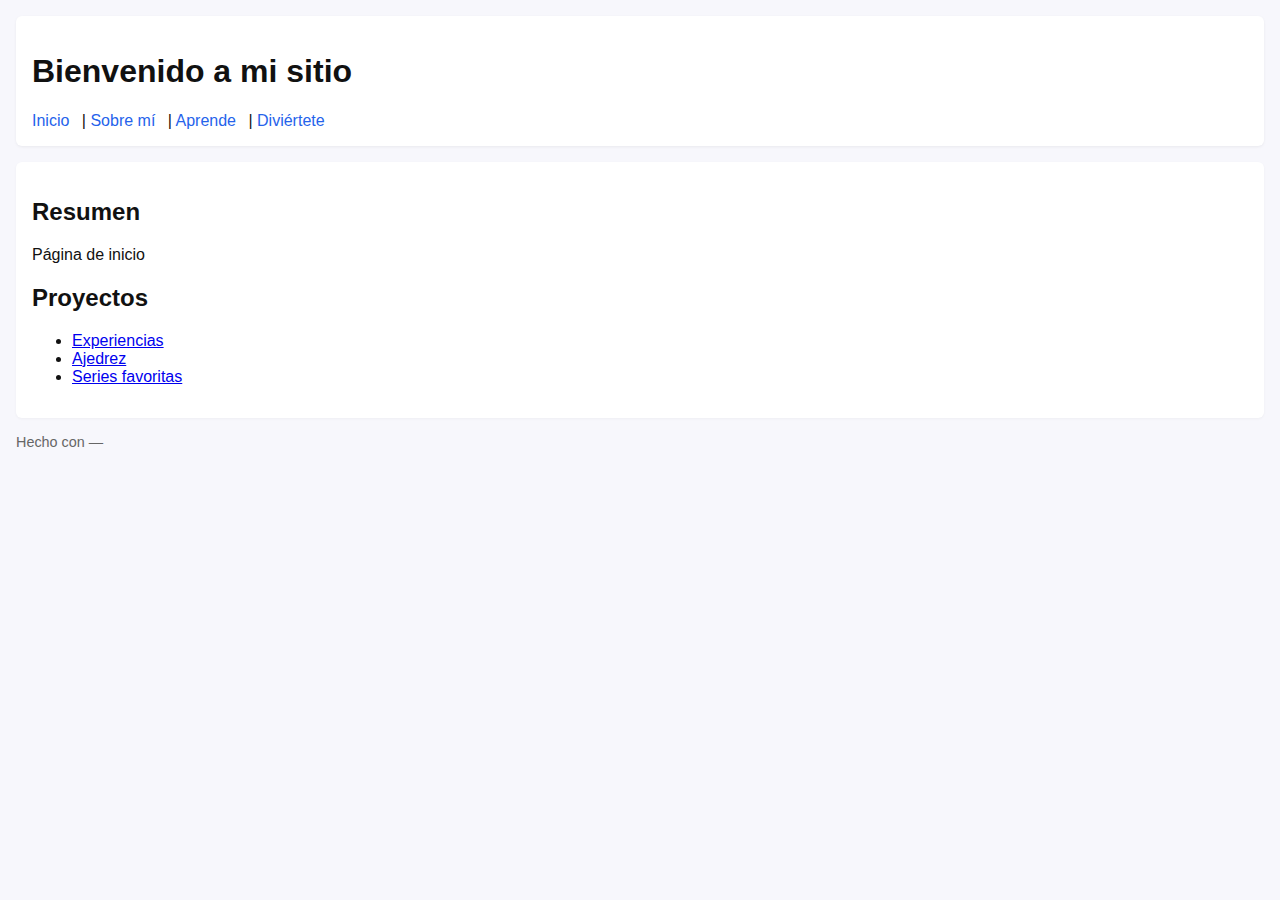
<file: index.html>
<!doctype html>
<html lang="es">
	<head>
		<meta charset="utf-8">
		<meta name="viewport" content="width=device-width,initial-scale=1">
		<title>Mi sitio - Inicio</title>
		<link rel="stylesheet" href="styles/styles.css">
	</head>
	<body>
		<header>
			<h1>Bienvenido a mi sitio</h1>
			<nav>
				<a href="index.html">Inicio</a> |
				<a href="sobreMi/pasatiempos.html">Sobre mí</a> |
				<a href="aprendeAlgo/piano.html">Aprende</a> |
				<a href="diviertete/musica.html">Diviértete</a>
			</nav>
		</header>
		<main>
			<section>
				<h2>Resumen</h2>
				<p>Página de inicio</p>
			</section>

			<section>
				<h2>Proyectos</h2>
				<ul>
					<li><a href="sobreMi/experiencias.html">Experiencias</a></li>
					<li><a href="aprendeAlgo/ajedrez.html">Ajedrez</a></li>
					<li><a href="diviertete/series.html">Series favoritas</a></li>
				</ul>
			</section>
		</main>
		<footer>
			<p>Hecho con  — </p>
		</footer>
	</body>
</html>
</file>
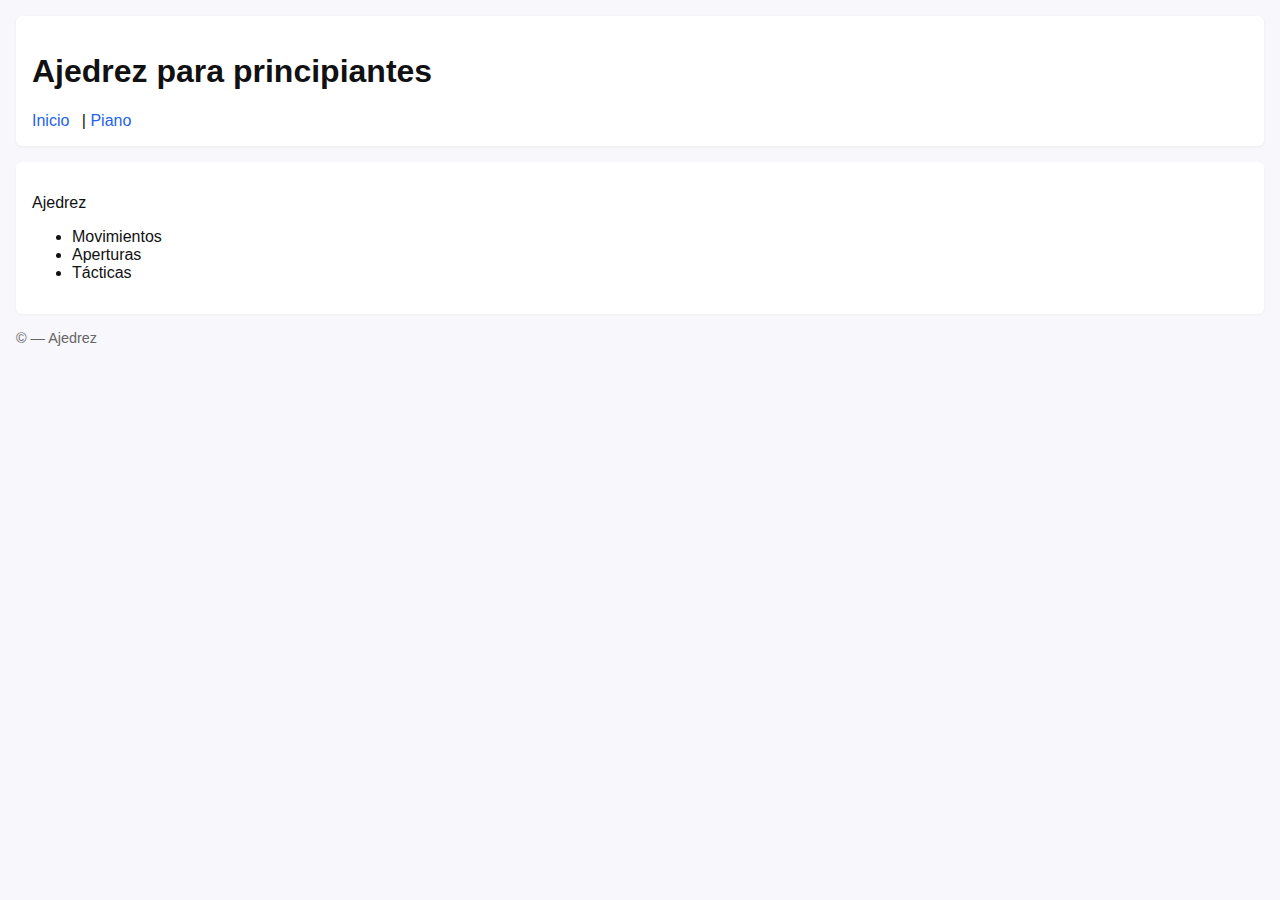
<file: aprendeAlgo/ajedrez.html>
<!doctype html>
<html lang="es">
	<head>
		<meta charset="utf-8">
		<meta name="viewport" content="width=device-width,initial-scale=1">
		<title>Aprende Ajedrez</title>
		<link rel="stylesheet" href="../styles/styles.css">
	</head>
	<body>
		<header>
			<h1>Ajedrez para principiantes</h1>
			<nav>
				<a href="../index.html">Inicio</a> |
				<a href="piano.html">Piano</a>
			</nav>
		</header>
		<main>
			<p>Ajedrez</p>
			<ul>
				<li>Movimientos</li>
				<li>Aperturas</li>
				<li>Tácticas</li>
			</ul>
		</main>
		<footer>
			<p>© — Ajedrez</p>
		</footer>
	</body>
</html>
</file>
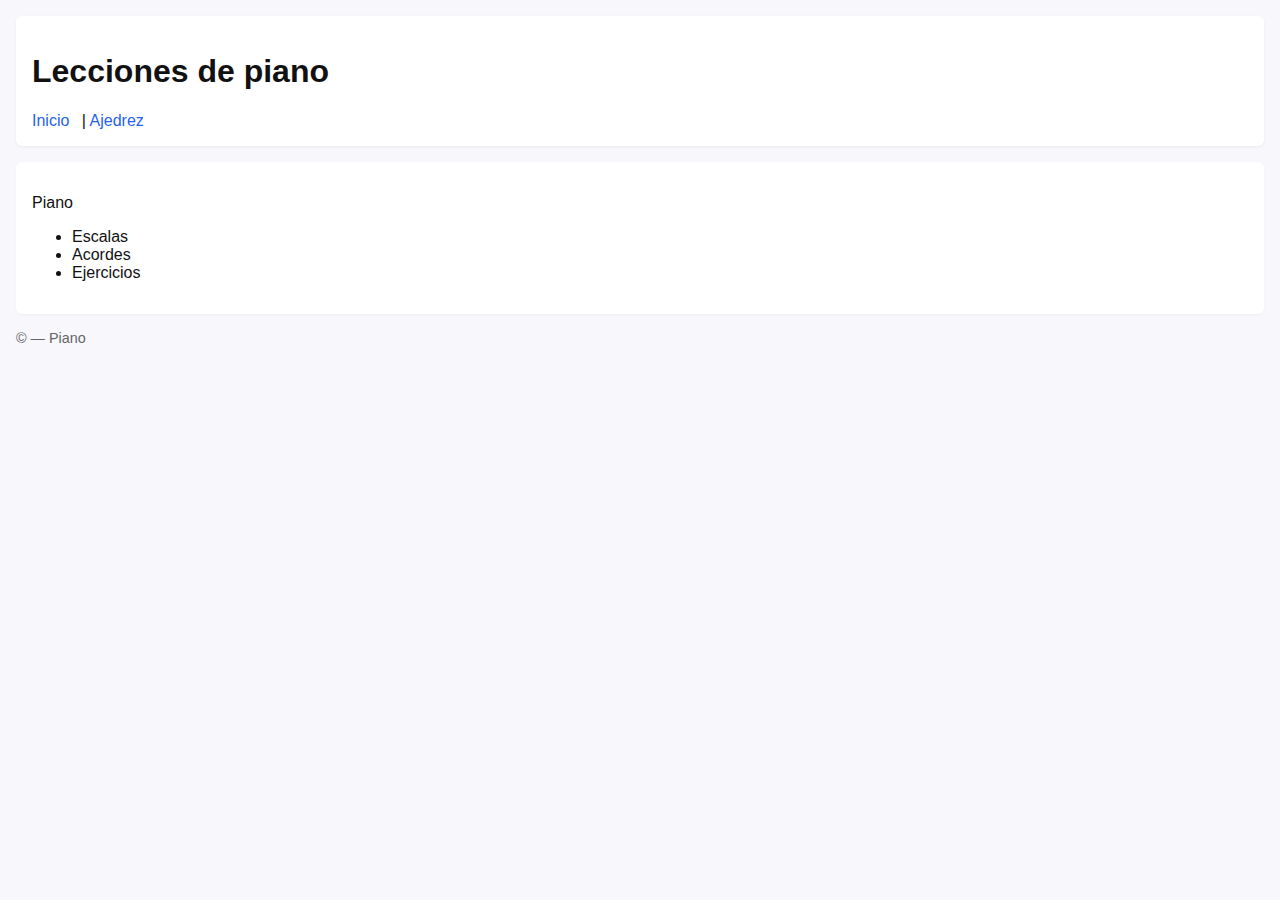
<file: aprendeAlgo/piano.html>
<!doctype html>
<html lang="es">
	<head>
		<meta charset="utf-8">
		<meta name="viewport" content="width=device-width,initial-scale=1">
		<title>Aprende Piano</title>
		<link rel="stylesheet" href="../styles/styles.css">
	</head>
	<body>
		<header>
			<h1>Lecciones de piano</h1>
			<nav>
				<a href="../index.html">Inicio</a> |
				<a href="ajedrez.html">Ajedrez</a>
			</nav>
		</header>
		<main>
			<p>Piano</p>
			<ul>
				<li>Escalas</li>
				<li>Acordes</li>
				<li>Ejercicios</li>
			</ul>
		</main>
		<footer>
			<p>© — Piano</p>
		</footer>
	</body>
</html>
</file>
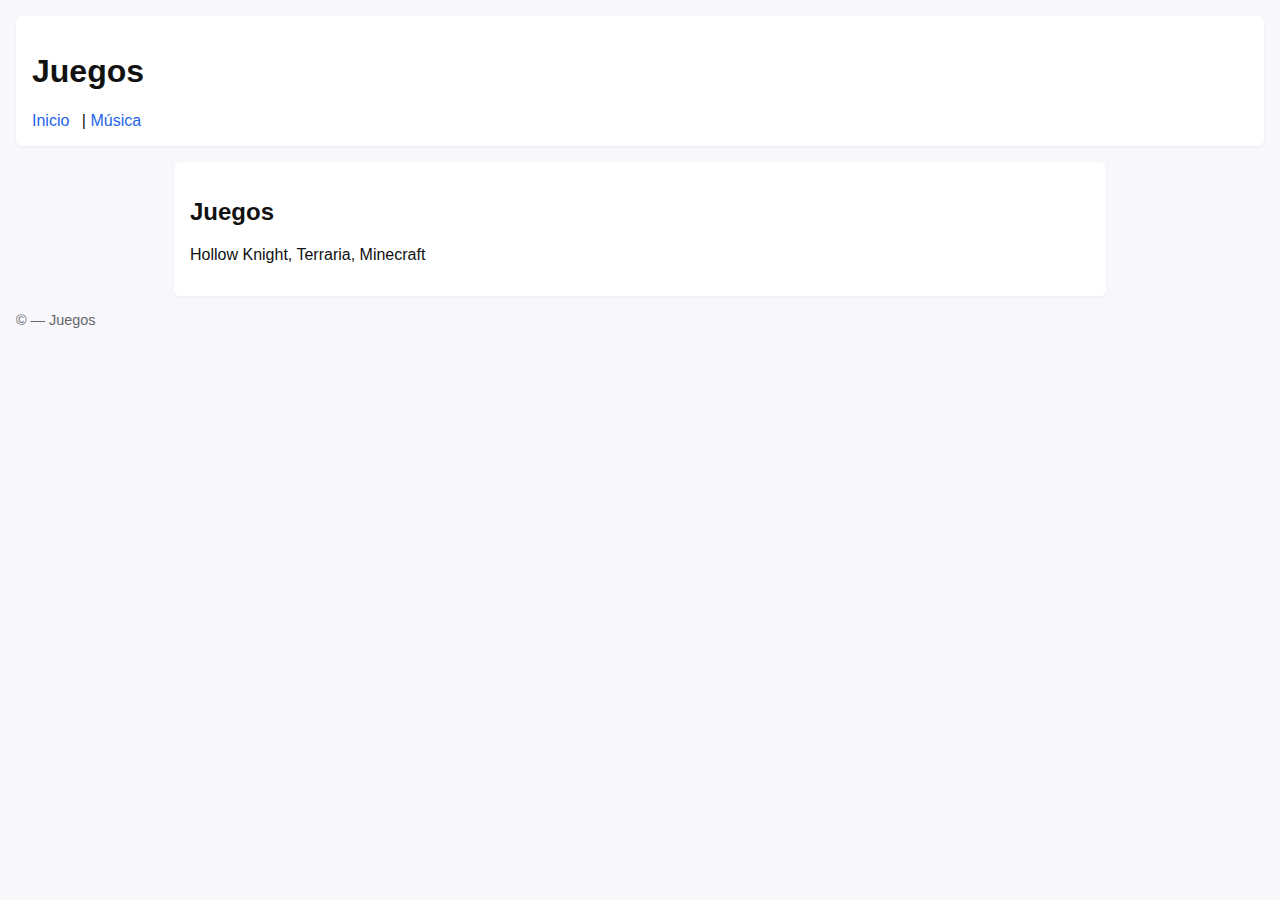
<file: diviertete/juegos.html>
<!doctype html>
<html lang="es">
	<head>
		<meta charset="utf-8">
		<meta name="viewport" content="width=device-width,initial-scale=1">
		<title>Juegos</title>
		<link rel="stylesheet" href="../styles/styles.css">
	</head>
	<body>
		<header>
			<h1>Juegos</h1>
			<nav>
				<a href="../index.html">Inicio</a> |
				<a href="musica.html">Música</a>
			</nav>
		</header>
		<main class="container">
			<section aria-labelledby="intro">
				<h2 id="intro">Juegos</h2>
				<p>Hollow Knight, Terraria, Minecraft</p>
			</section>
		</main>
		<footer>
			<p>© — Juegos</p>
		</footer>
	</body>
</html>
</file>
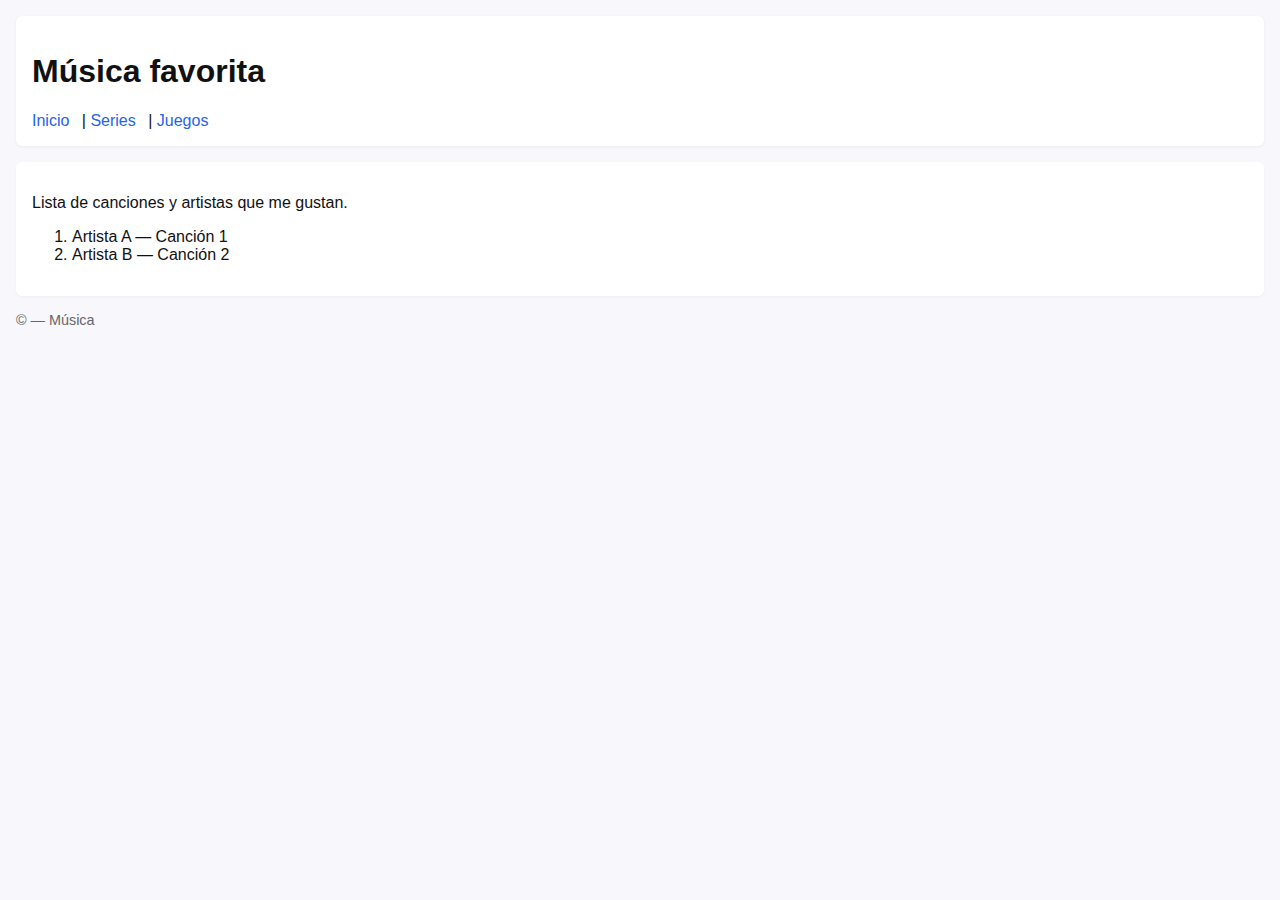
<file: diviertete/musica.html>
<!doctype html>
<html lang="es">
	<head>
		<meta charset="utf-8">
		<meta name="viewport" content="width=device-width,initial-scale=1">
		<title>Música</title>
		<link rel="stylesheet" href="../styles/styles.css">
	</head>
	<body>
		<header>
			<h1>Música favorita</h1>
			<nav>
				<a href="../index.html">Inicio</a> |
				<a href="series.html">Series</a> |
				<a href="juegos.html">Juegos</a>
			</nav>
		</header>
		<main>
			<p>Lista de canciones y artistas que me gustan.</p>
			<ol>
				<li>Artista A — Canción 1</li>
				<li>Artista B — Canción 2</li>
			</ol>
		</main>
		<footer>
			<p>© — Música</p>
		</footer>
	</body>
</html>
</file>
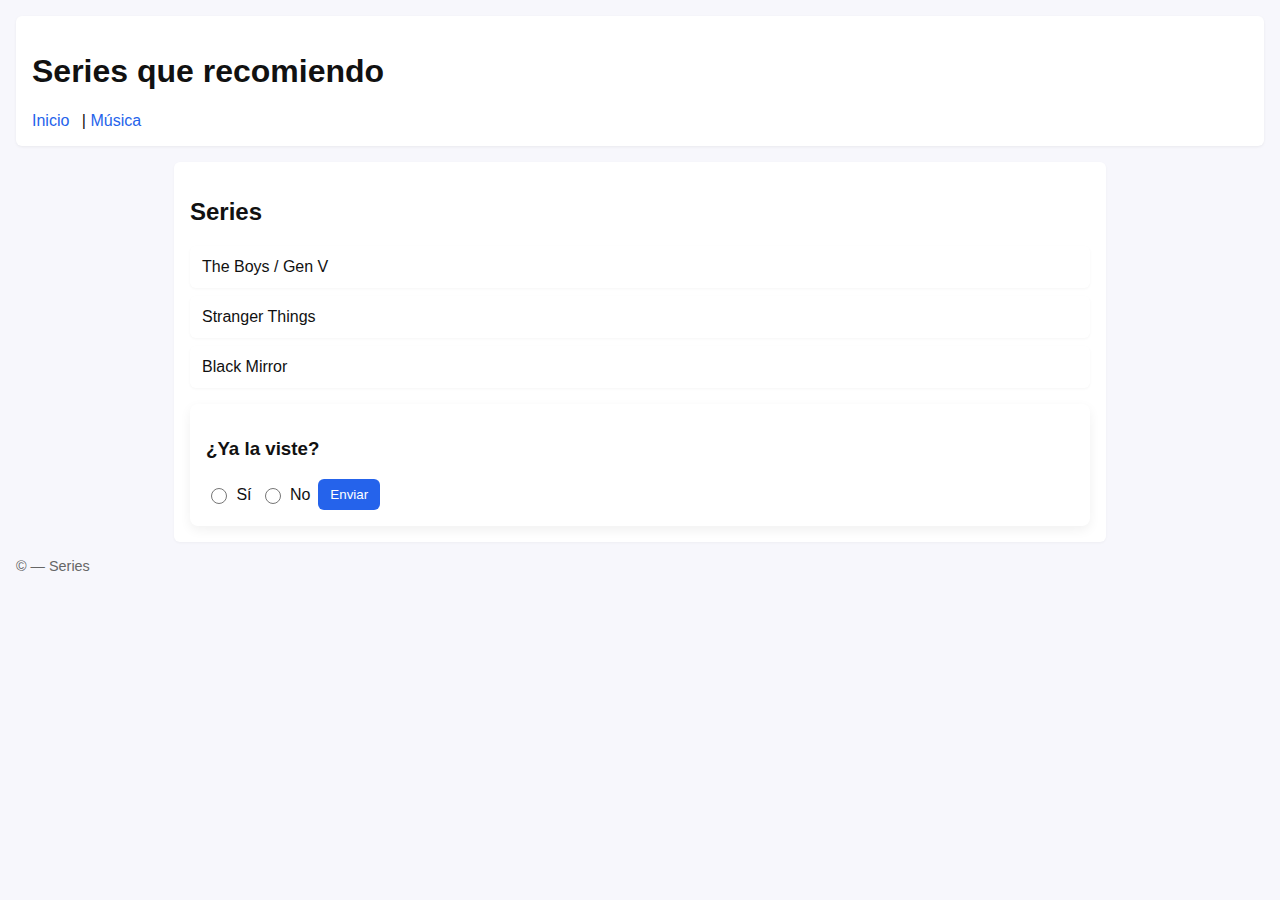
<file: diviertete/series.html>
<!doctype html>
<html lang="es">
	<head>
		<meta charset="utf-8">
		<meta name="viewport" content="width=device-width,initial-scale=1">
		<title>Series favoritas</title>
		<link rel="stylesheet" href="../styles/styles.css">
	</head>
	<body>
		<header>
			<h1>Series que recomiendo</h1>
			<nav>
				<a href="../index.html">Inicio</a> |
				<a href="musica.html">Música</a>
			</nav>
		</header>
		<main class="container">
			<section aria-labelledby="series-list">
				<h2 id="series-list">Series</h2>
				<ul class="series-list">
					<li>The Boys / Gen V</li>
					<li>Stranger Things</li>
					<li>Black Mirror</li>
				</ul>
			</section>

			<section class="watch-card" aria-labelledby="saw-question">
				<h3 id="saw-question">¿Ya la viste?</h3>
				<form class="saw-form" onsubmit="event.preventDefault(); alert('Gracias por responder!');">
					<label>
						<input type="radio" name="seen" value="sí"> Sí
					</label>
					<label>
						<input type="radio" name="seen" value="no"> No
					</label>
					<button type="submit">Enviar</button>
				</form>
			</section>
		</main>
		<footer>
			<p>© — Series</p>
		</footer>
	</body>
</html>
</file>
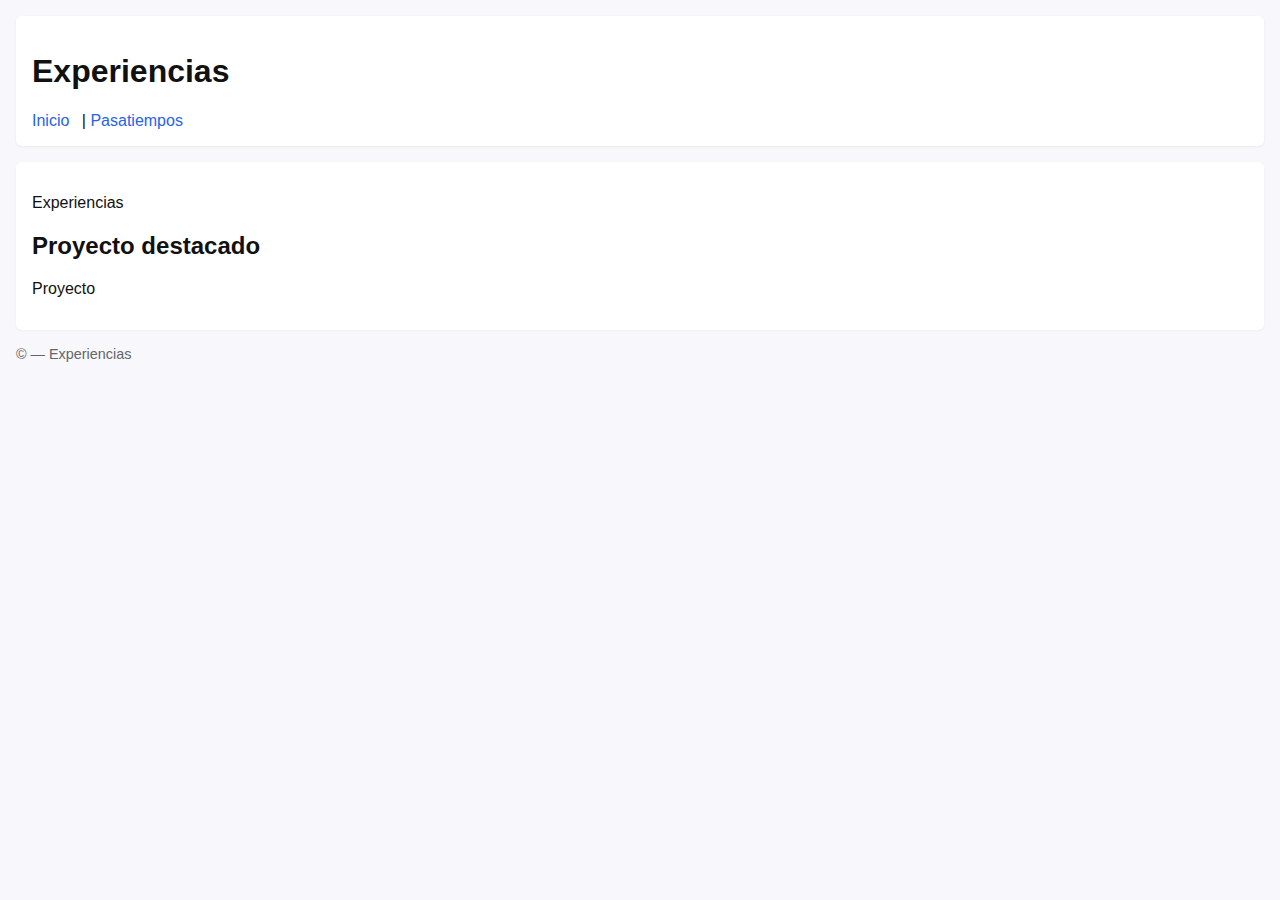
<file: sobreMi/experiencias.html>
<!doctype html>
<html lang="es">
	<head>
		<meta charset="utf-8">
		<meta name="viewport" content="width=device-width,initial-scale=1">
		<title>Sobre mí - Experiencias</title>
		<link rel="stylesheet" href="../styles/styles.css">
	</head>
	<body>
		<header>
			<h1>Experiencias</h1>
			<nav>
				<a href="../index.html">Inicio</a> |
				<a href="pasatiempos.html">Pasatiempos</a>
			</nav>
		</header>
		<main>
			<p>Experiencias</p>
			<article>
				<h2>Proyecto destacado</h2>
				<p>Proyecto</p>
			</article>
		</main>
		<footer>
			<p>© — Experiencias</p>
		</footer>
	</body>
	</html>
</file>
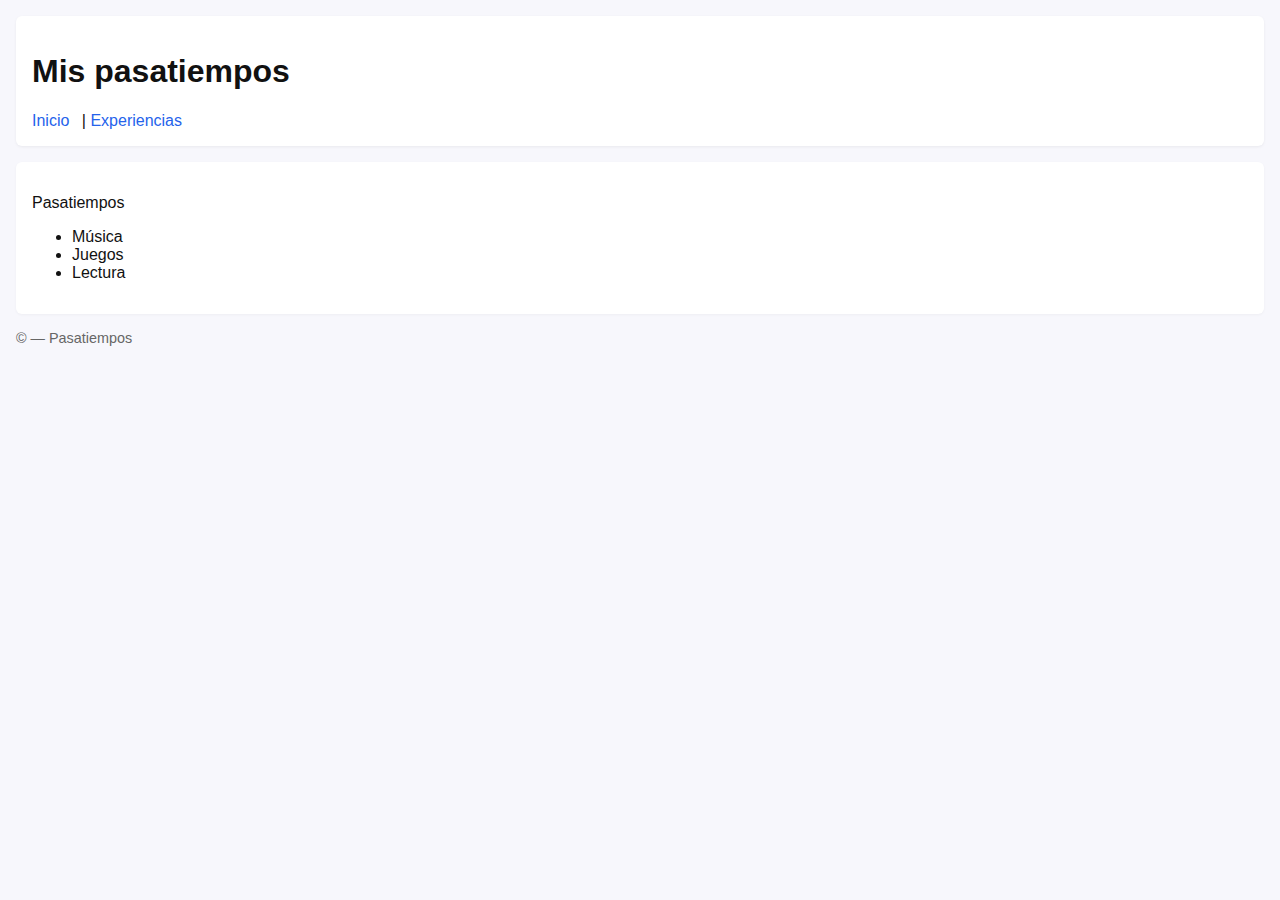
<file: sobreMi/pasatiempos.html>
<!doctype html>
<html lang="es">
	<head>
		<meta charset="utf-8">
		<meta name="viewport" content="width=device-width,initial-scale=1">
		<title>Sobre mí - Pasatiempos</title>
		<link rel="stylesheet" href="../styles/styles.css">
	</head>
	<body>
		<header>
			<h1>Mis pasatiempos</h1>
			<nav>
				<a href="../index.html">Inicio</a> |
				<a href="experiencias.html">Experiencias</a>
			</nav>
		</header>
		<main>
			<p>Pasatiempos</p>
			<ul>
				<li>Música</li>
				<li>Juegos</li>
				<li>Lectura</li>
			</ul>
		</main>
		<footer>
			<p>© — Pasatiempos</p>
		</footer>
	</body>
</html>
</file>
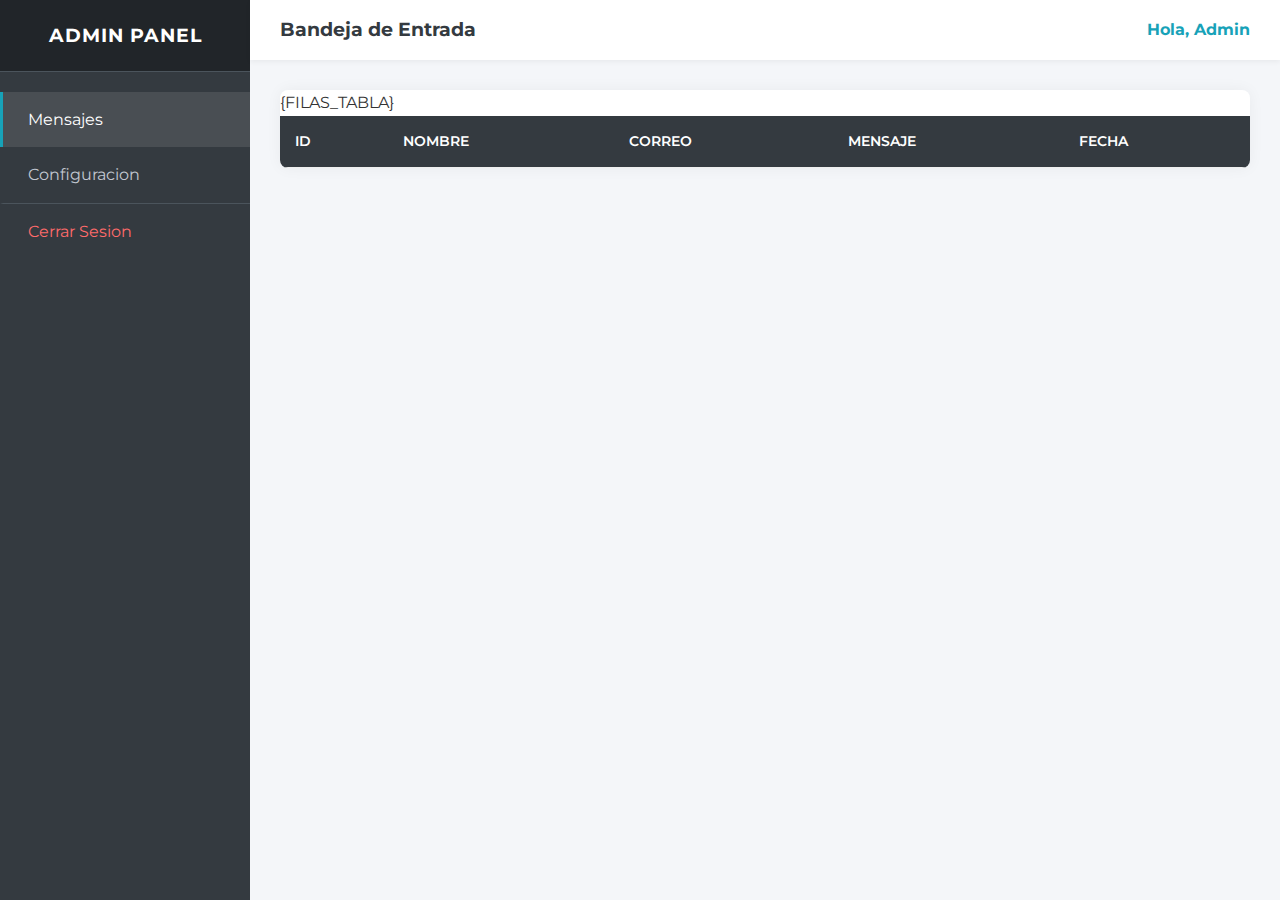
<file: templates/admin.html>
<!doctype html>
<html lang="es">
    <head>
        <meta charset="utf-8">
        <meta name="viewport" content="width=device-width,initial-scale=1">
        <title>Panel de Administracion</title>
        
        <link rel="stylesheet" href="/assets/css/main.css">
        <link rel="stylesheet" href="/assets/css/admin.css">
    </head>
    
    <body>
        <div class="admin-layout">
            
            <aside class="sidebar">
                <div class="sidebar-header">
                    <h2>Admin Panel</h2>
                </div>
                
                <nav class="sidebar-nav">
                    <a href="#" class="nav-item active">Mensajes</a>
                    <a href="#" class="nav-item">Configuracion</a>
                    <a href="/" class="nav-item logout">Cerrar Sesion</a>
                </nav>
            </aside>

            <main class="main-content">
                <header class="top-bar">
                    <h3>Bandeja de Entrada</h3>
                    <div class="user-info">Hola, Admin</div>
                </header>

                <div class="content-container">
                    
                    <div class="table-wrapper">
                        <table class="data-table">
                           <thead>
                                <tr>
                                    <th>ID</th>
                                    <th>Nombre</th>
                                    <th>Correo</th>
                                    <th>Mensaje</th>
                                    <th>Fecha</th> </tr>
                            </thead>
                            <tbody>
                                {FILAS_TABLA}
                            </tbody>
                        </table>
                    </div>

                </div>
            </main>
        </div>
        <script src="/assets/js/main.js"></script>
    </body>
</html>
</file>
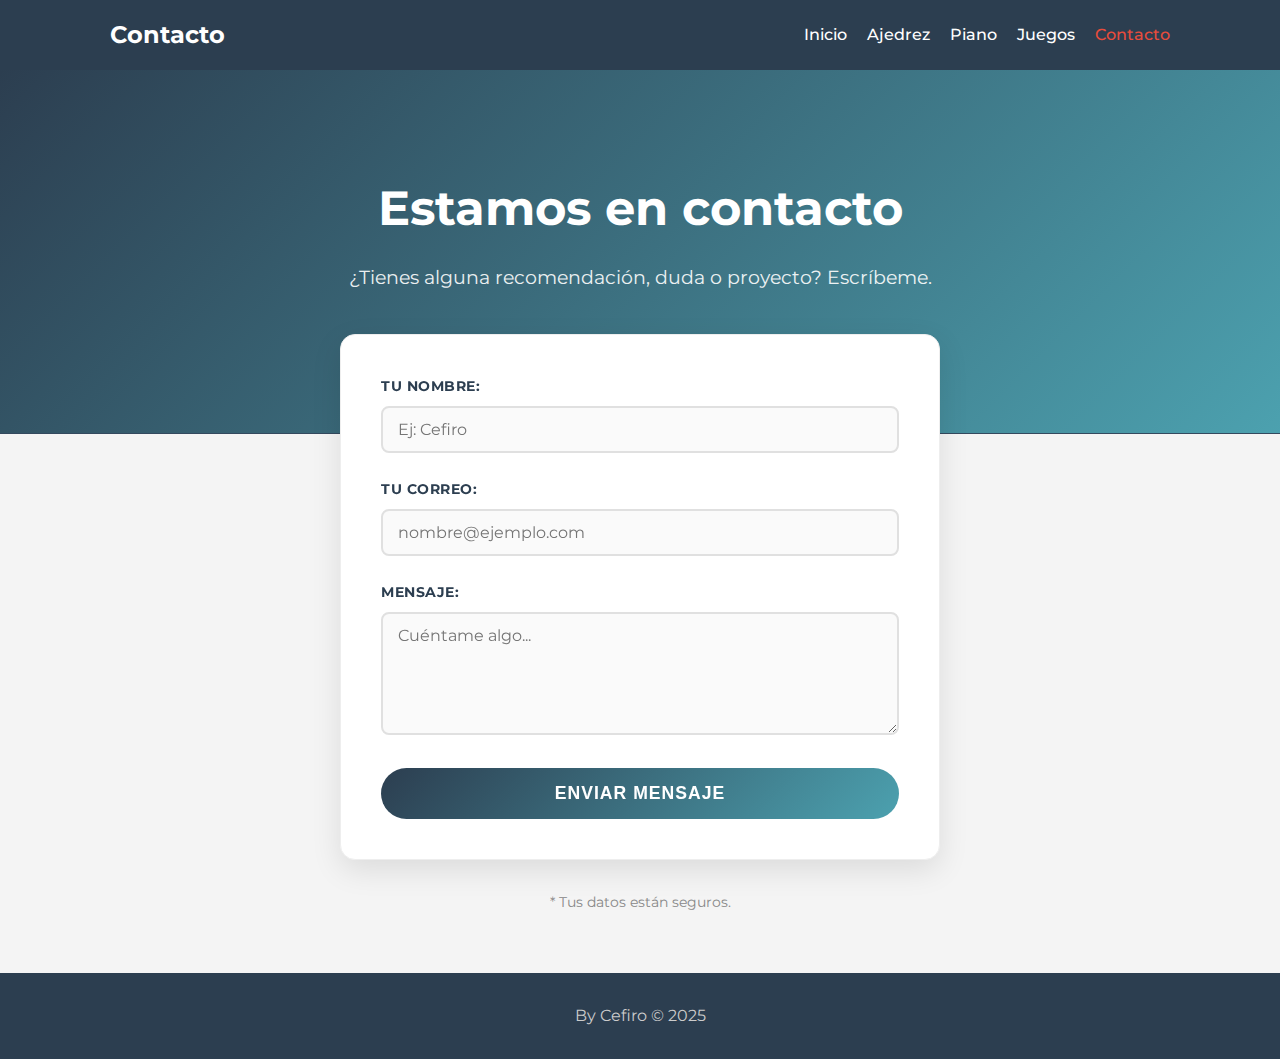
<file: templates/contacto.html>
<!doctype html>
<html lang="es">
    <head>
        <meta charset="utf-8">
        <meta name="viewport" content="width=device-width,initial-scale=1">
        <title>Contacto | Cefiro Productions</title>
        
        <link rel="stylesheet" href="/assets/css/main.css">
        <link rel="stylesheet" href="/assets/css/contacto.css">
    </head>
    
    <body>
        <header class="site-header">
            <div class="container header-content">
                <h1 class="logo">Contacto</h1>
                <nav class="main-nav">
                    <a href="/" class="nav-link">Inicio</a>
                    <a href="/ajedrez" class="nav-link">Ajedrez</a>
                    <a href="/piano" class="nav-link">Piano</a>
                    <a href="/juegos" class="nav-link">Juegos</a>
                    <a href="/contacto" class="nav-link active">Contacto</a>
                </nav>
            </div>
        </header>

        <main>
            <section class="hero-contact">
                <div class="container text-center">
                    <h2>Estamos en contacto</h2>
                    <p>¿Tienes alguna recomendación, duda o proyecto? Escríbeme.</p>
                </div>
            </section>

            <section class="container content-section">
                <div class="form-container">
                    
                    <form action="/enviar-contacto" method="POST" class="contact-form">
                        
                        <div class="form-group">
                            <label for="nombre">Tu Nombre:</label>
                            <input type="text" id="nombre" name="nombre" placeholder="Ej: Cefiro" required>
                        </div>

                        <div class="form-group">
                            <label for="email">Tu Correo:</label>
                            <input type="email" id="email" name="email" placeholder="nombre@ejemplo.com" required>
                        </div>

                        <div class="form-group">
                            <label for="mensaje">Mensaje:</label>
                            <textarea id="mensaje" name="mensaje" rows="5" placeholder="Cuéntame algo..." required></textarea>
                        </div>

                        <button type="submit" class="btn-submit">Enviar Mensaje</button>
                    </form>

                </div>
            </section>

            <section class="container text-center" style="margin-top: 2rem;">
                <p class="small-text">
                    * Tus datos están seguros.
                </p>
            </section>
        </main>

        <footer class="site-footer">
            <div class="container">
                <p>By Cefiro &copy; 2025</p>
            </div>
        </footer>
        <script src="/assets/js/main.js"></script>
    </body>
</html>
</file>
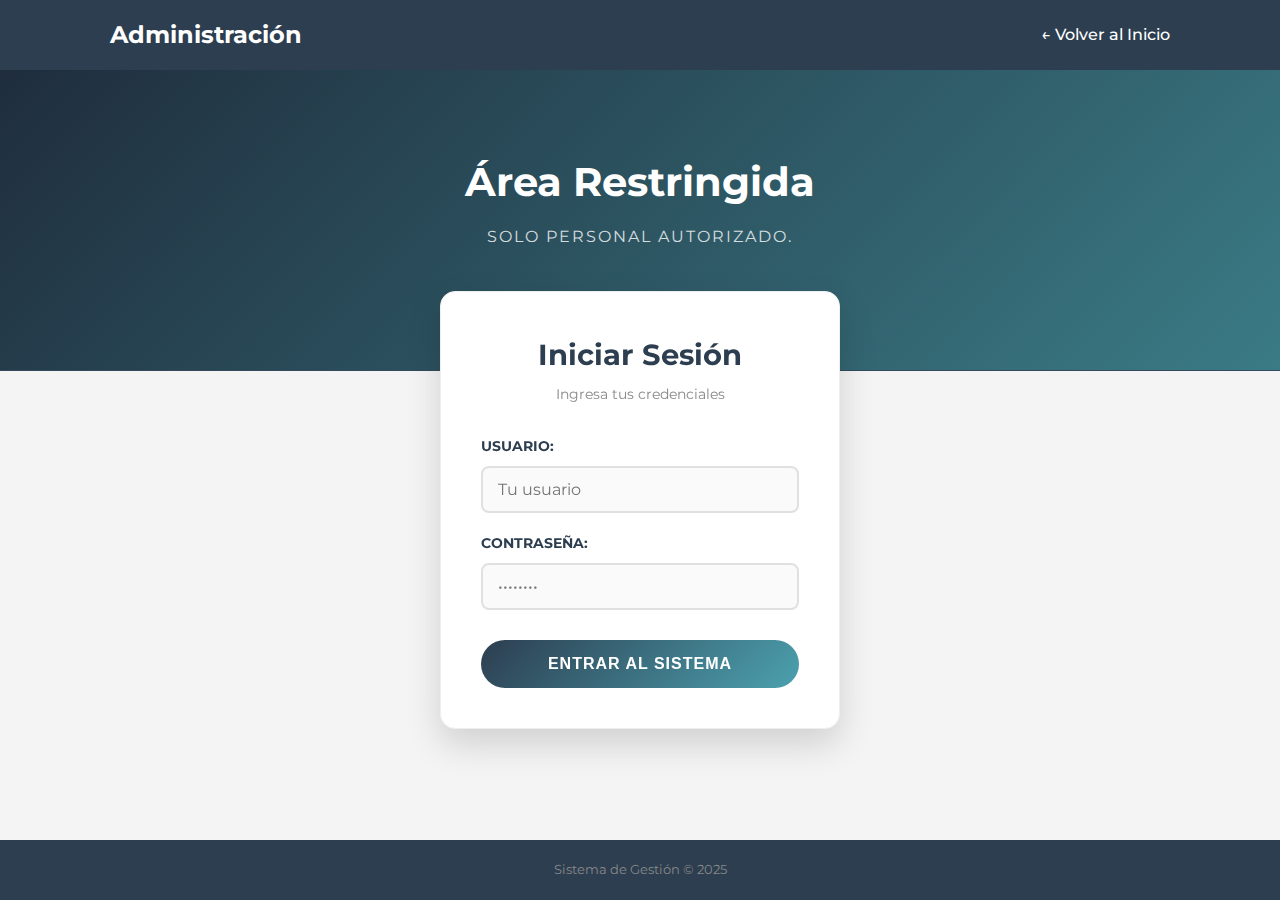
<file: templates/login.html>
<!doctype html>
<html lang="es">
    <head>
        <meta charset="utf-8">
        <meta name="viewport" content="width=device-width,initial-scale=1">
        <title>Acceso Admin | Cefiro Productions</title>
        
        <link rel="stylesheet" href="/assets/css/main.css">
        <link rel="stylesheet" href="/assets/css/login.css">
    </head>
    
    <body>
        <header class="site-header">
            <div class="container header-content">
                <h1 class="logo">Administración </h1>
                <nav class="main-nav">
                    <a href="/" class="nav-link">← Volver al Inicio</a>
                </nav>
            </div>
        </header>

        <main>
            <section class="hero-login">
                <div class="container text-center">
                    <h2>Área Restringida</h2>
                    <p>Solo personal autorizado.</p>
                </div>
            </section>

            <section class="container content-section">
                <div class="login-card">
                    
                    <div class="login-header">
                        <h3>Iniciar Sesión</h3>
                        <p>Ingresa tus credenciales</p>
                    </div>

                    <form action="/login" method="POST" class="login-form">
                        
                        <div class="form-group">
                            <label for="username">Usuario:</label>
                            <input type="text" id="username" name="username" placeholder="Tu usuario" required>
                        </div>

                        <div class="form-group">
                            <label for="password">Contraseña:</label>
                            <input type="password" id="password" name="password" placeholder="••••••••" required>
                        </div>

                        <button type="submit" class="btn-login">Entrar al Sistema</button>
                    </form>

                </div>
            </section>
        </main>

        <footer class="site-footer">
            <div class="container">
                <p>Sistema de Gestión &copy; 2025</p>
            </div>
        </footer>
        <script src="/assets/js/main.js"></script>
    </body>
</html>
</file>
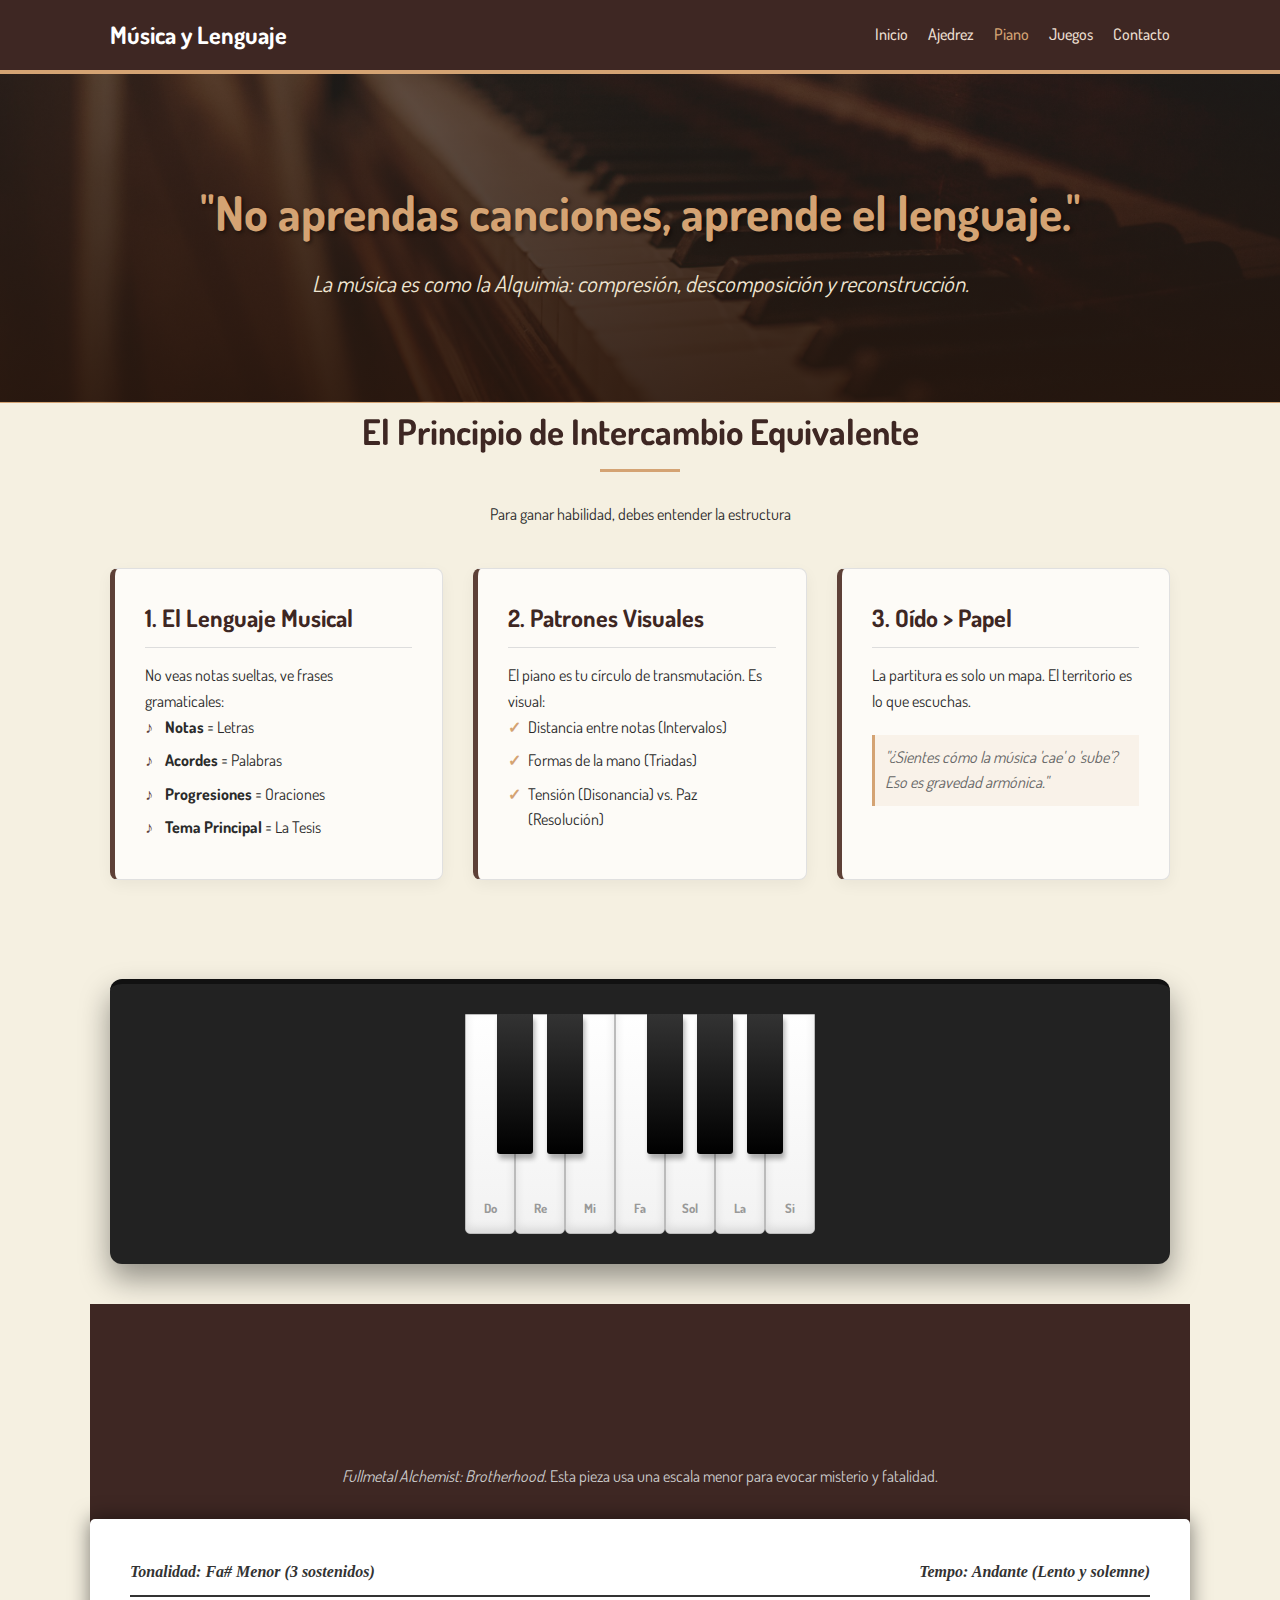
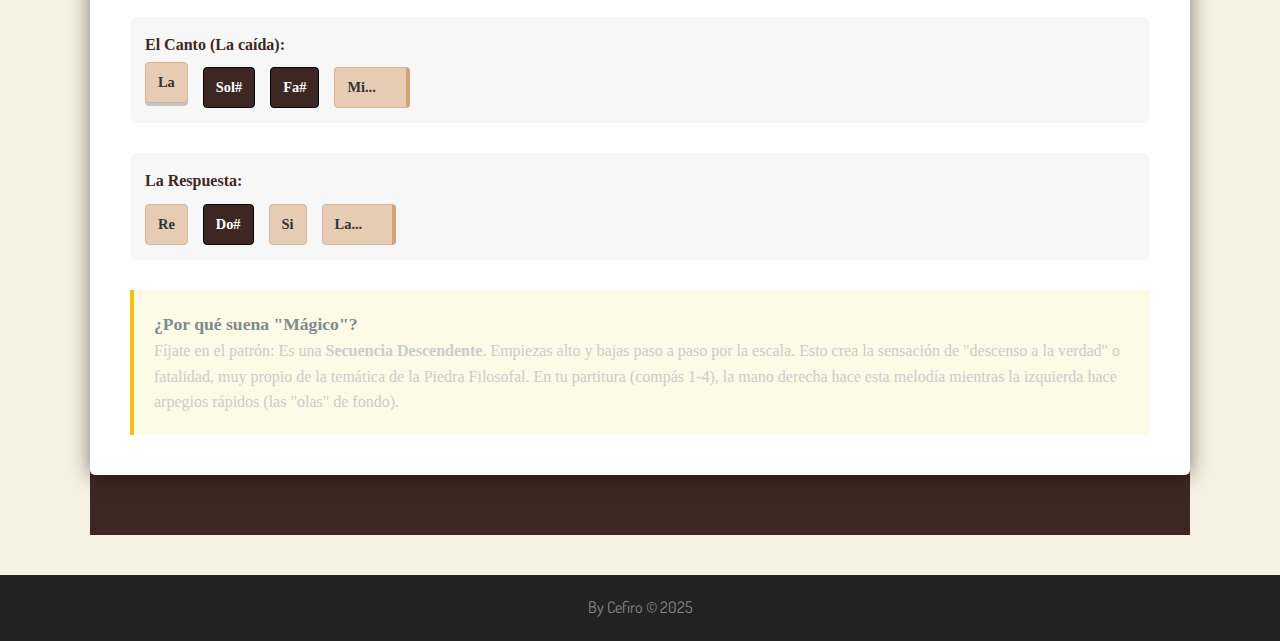
<file: templates/aprendeAlgo/piano.html>
<!doctype html>
<html lang="es">
    <head>
        <meta charset="utf-8">
        <meta name="viewport" content="width=device-width,initial-scale=1">
        <title>Piano | La Alquimia Musical</title>
        <link rel="stylesheet" href="/assets/css/main.css">
		<link rel="stylesheet" href="/assets/css/piano.css">
    </head>
    
    <body>
        <header class="site-header">
            <div class="container header-content">
                <h1 class="logo">Música y Lenguaje </h1>
                <nav class="main-nav">
                    <a href="/" class="nav-link">Inicio</a>
                    <a href="/ajedrez" class="nav-link">Ajedrez</a>
                    <a href="/piano" class="nav-link active">Piano</a>
                    <a href="/juegos" class="nav-link">Juegos</a>
                    <a href="/contacto" class="nav-link">Contacto</a>
                </nav>
            </div>
        </header>

        <main>
            <section class="hero-music">
                <div class="container text-center">
                    <h2>"No aprendas canciones, aprende el lenguaje."</h2>
                    <p>La música es como la Alquimia: compresión, descomposición y reconstrucción.</p>
                </div>
            </section>

            <section class="container content-section">
                <h2 class="section-title text-center">El Principio de Intercambio Equivalente</h2>
                <p class="text-center">Para ganar habilidad, debes entender la estructura </p>
                
                <div class="altozano-grid">
                    
                    <article class="concept-card">
                        <h3>1. El Lenguaje Musical</h3>
                        <p>No veas notas sueltas, ve frases gramaticales:</p>
                        <ul class="analogy-list">
                            <li><strong>Notas</strong> = Letras</li>
                            <li><strong>Acordes</strong> = Palabras</li>
                            <li><strong>Progresiones</strong> = Oraciones</li>
                            <li><strong>Tema Principal</strong> = La Tesis</li>
                        </ul>
                    </article>

                    <article class="concept-card">
                        <h3>2. Patrones Visuales</h3>
                        <p>El piano es tu círculo de transmutación. Es visual:</p>
                        <ul class="check-list">
                            <li>Distancia entre notas (Intervalos)</li>
                            <li>Formas de la mano (Triadas)</li>
                            <li>Tensión (Disonancia) vs. Paz (Resolución)</li>
                        </ul>
                    </article>

                    <article class="concept-card">
                        <h3>3. Oído > Papel</h3>
                        <p>La partitura es solo un mapa. El territorio es lo que escuchas.</p>
                        <blockquote>
                            "¿Sientes cómo la música 'cae' o 'sube'? Eso es gravedad armónica."
                        </blockquote>
                    </article>
                </div>
            </section>

            <section class="container content-section">
                <h2 class="section-title">Tu Herramienta de Trabajo</h2>
                <div class="piano-container">
                    <div class="piano">
                        <div class="key white" data-note="C"><span>Do</span></div>
                        <div class="key black" data-note="C#"></div>
                        <div class="key white" data-note="D"><span>Re</span></div>
                        <div class="key black" data-note="D#"></div>
                        <div class="key white" data-note="E"><span>Mi</span></div>
                        <div class="key white" data-note="F"><span>Fa</span></div>
                        <div class="key black" data-note="F#"></div>
                        <div class="key white" data-note="G"><span>Sol</span></div>
                        <div class="key black" data-note="G#"></div>
                        <div class="key white" data-note="A"><span>La</span></div>
                        <div class="key black" data-note="A#"></div>
                        <div class="key white" data-note="B"><span>Si</span></div>
                    </div>
                </div>
            </section>

            <section class="container content-section bg-dark-theme">
                <h2 class="section-title text-center">Análisis: Lapis Philosophorum</h2>
                <p class="text-center"><em>Fullmetal Alchemist: Brotherhood</em>. Esta pieza usa una escala menor para evocar misterio y fatalidad.</p>
                
                <div class="music-sheet-container">
                    
                    <div class="melody-header">
                        <span class="key-signature">Tonalidad: Fa# Menor (3 sostenidos)</span>
                        <span class="tempo">Tempo: Andante (Lento y solemne)</span>
                    </div>

                    <div class="melody-line">
                        <span class="label-phrase">El Canto (La caída):</span>
                        <div class="notes-flow">
                            <span class="note-box high">La</span>
                            <span class="note-box black-key">Sol#</span>
                            <span class="note-box black-key">Fa#</span>
                            <span class="note-box long">Mi...</span>
                        </div>
                    </div>

                    <div class="melody-line">
                        <span class="label-phrase">La Respuesta:</span>
                        <div class="notes-flow">
                            <span class="note-box">Re</span>
                            <span class="note-box black-key">Do#</span>
                            <span class="note-box">Si</span>
                            <span class="note-box long">La...</span>
                        </div>
                    </div>

                    <div class="theory-note">
                        <h3>¿Por qué suena "Mágico"?</h3>
                        <p>
                            Fíjate en el patrón: Es una <strong>Secuencia Descendente</strong>. Empiezas alto y bajas paso a paso por la escala. 
                            Esto crea la sensación de "descenso a la verdad" o fatalidad, muy propio de la temática de la Piedra Filosofal.
                            En tu partitura (compás 1-4), la mano derecha hace esta melodía mientras la izquierda hace arpegios rápidos (las "olas" de fondo).
                        </p>
                    </div>

                </div>
            </section>
        </main>

        <footer class="site-footer">
            <div class="container">
                <p>By Cefiro &copy; 2025</p>
            </div>
        </footer>
		<script src="/assets/js/main.js"></script>
		<script src="/assets/js/piano.js"></script>
    </body>
</html>
</file>
<file: styles/styles.css>
/* Estilos base */
:root{
  --bg:#f7f7fc;
  --fg:#111;
  --accent:#2563eb;
}
body{font-family:Segoe UI, Roboto, Arial, sans-serif;background:var(--bg);color:var(--fg);margin:0;padding:1rem}
header{background:#fff;padding:1rem;border-radius:6px;box-shadow:0 1px 3px rgba(0,0,0,.06);margin-bottom:1rem}
nav a{color:var(--accent);text-decoration:none;margin-right:.5rem}
main{background:#fff;padding:1rem;border-radius:6px;box-shadow:0 1px 3px rgba(0,0,0,.04)}
footer{margin-top:1rem;font-size:.9rem;color:#666}

.container{max-width:900px;margin:0 auto}

/* Layout de tarjetas */
.cards{display:grid;grid-template-columns:repeat(auto-fit,minmax(220px,1fr));gap:1rem;margin-top:1rem}
.card{background:#fff;padding:1rem;border-radius:8px;box-shadow:0 4px 12px rgba(0,0,0,.06)}
.card h3{margin-top:0;color:var(--accent)}

/* Series */
.series-list{list-style:none;padding:0;margin:0}
.series-list li{background:#fff;margin:0.5rem 0;padding:.75rem;border-radius:6px;box-shadow:0 1px 3px rgba(0,0,0,.04)}

/* Cuadro '¿ya la viste?' */
.watch-card{background:#fff;padding:1rem;border-radius:8px;margin-top:1rem;box-shadow:0 4px 12px rgba(0,0,0,.06)}
.saw-form{display:flex;gap:.5rem;align-items:center}
.saw-form label{display:inline-flex;gap:.4rem;align-items:center}
.saw-form button{background:var(--accent);color:#fff;border:none;padding:.5rem .75rem;border-radius:6px;cursor:pointer}
.saw-form input[type="radio"]{width:16px;height:16px}

/* Responsive small */
@media(max-width:520px){
  body{padding:.75rem}
  header, main{padding:.75rem}
}
</file>
<file: assets/css/main.css>
/* --- 1. VARIABLES GLOBALES --- */
:root {
    --color-primary: #2c3e50;    /* Azul oscuro */
    --color-accent: #e74c3c;     /* Rojo botones */
    --color-bg: #fdfdfd;         /* Fondo web */
    --color-text: #333333;       /* Texto normal */
    --color-light: #ecf0f1;      /* Fondos suaves */
    --font-main: 'Segoe UI', Tahoma, Geneva, Verdana, sans-serif;
    --container-width: 1100px;
}

/* --- 2. RESET BÁSICO --- */
* { margin: 0; padding: 0; box-sizing: border-box; }

body {
    font-family: var(--font-main);
    background-color: var(--color-bg);
    color: var(--color-text);
    line-height: 1.6;
    display: flex;
    flex-direction: column;
    min-height: 100vh;
}

/* --- 3. LAYOUT & UTILIDADES --- */
.container {
    max-width: var(--container-width);
    margin: 0 auto;
    padding: 0 20px;
}
.text-center { text-align: center; }
main { flex: 1; } /* Empuja el footer abajo */
section { padding: 40px 0; }

/* --- 4. HEADER Y NAVEGACIÓN (Estándar) --- */
.site-header {
    background-color: var(--color-primary);
    color: white;
    padding: 1rem 0;
    box-shadow: 0 2px 5px rgba(0,0,0,0.1);
}
.header-content {
    display: flex;
    justify-content: space-between;
    align-items: center;
    flex-wrap: wrap;
}
.logo { font-size: 1.5rem; font-weight: bold; }
.main-nav { display: flex; gap: 20px; }
.nav-link {
    color: white; text-decoration: none; font-weight: 500; transition: 0.3s;
}
.nav-link:hover, .nav-link.active { color: var(--color-accent); }

/* --- 5. HERO GLOBAL (Portada Pequeña) --- */
.hero-small {
    padding: 60px 0;
    background: var(--color-primary);
    color: white;
    text-align: center;
}

/* --- 6. FOOTER --- */
.site-footer {
    background: #222;
    color: #888;
    text-align: center;
    padding: 20px 0;
    margin-top: 40px;
}

/* --- ANIMACIONES JS (Scroll Reveal Potente) --- */

/* Estado inicial: Invisible, más abajo y un poco más pequeño */
.reveal {
    opacity: 0;
    transform: translateY(50px) scale(0.9); /* Más desplazamiento y efecto zoom */
    transition: all 0.8s cubic-bezier(0.5, 0, 0, 1); /* Movimiento más elegante */
    will-change: opacity, transform; /* Optimización para el navegador */
}

/* Estado final: Visible y en su sitio */
.reveal.active {
    opacity: 1;
    transform: translateY(0) scale(1);
}

/* --- EFECTO CASCADA (Para las grids) --- */
/* Esto hace que si hay varias cosas, no salgan todas a la vez */
.reveal.delay-1 { transition-delay: 0.1s; }
.reveal.delay-2 { transition-delay: 0.2s; }
.reveal.delay-3 { transition-delay: 0.3s; }
.reveal.delay-4 { transition-delay: 0.4s; }
</file>
<file: assets/css/contacto.css>
/* --- 1. CONSISTENCIA CON INDEX (Montserrat + Colores) --- */
@import url('https://fonts.googleapis.com/css2?family=Montserrat:wght@400;600;700&display=swap');

body {
    background-color: #f4f4f4; /* Mismo gris suave del Index */
    font-family: 'Montserrat', sans-serif;
    color: #333;
    line-height: 1.6;
}

/* --- 2. HERO SECTION (Igual al Index) --- */
.hero-contact {
    /* EL MISMO GRADIENTE DEL INDEX */
    background: linear-gradient(135deg, #2c3e50 0%, #4ca1af 100%);
    color: white;
    padding: 100px 0 140px; /* Mucho padding abajo para el efecto flotante */
    text-align: center;
    position: relative;
    border-bottom: 1px solid #34495e;
}

.hero-contact h2 {
    font-size: 3rem;
    margin-bottom: 15px;
    font-weight: 700;
}

.hero-contact p {
    font-size: 1.2rem;
    opacity: 0.9;
    font-weight: 400;
}

/* --- 3. TARJETA FLOTANTE --- */
.form-container {
    background: white;
    max-width: 600px;
    margin: -100px auto 0; /* Sube 100px sobre el hero */
    padding: 40px;
    border-radius: 15px; /* Bordes redondeados igual que las tarjetas del Index */
    box-shadow: 0 10px 30px rgba(0,0,0,0.1);
    position: relative;
    z-index: 10;
    border: 1px solid #eee;
}

/* --- 4. FORMULARIO --- */
.form-group {
    margin-bottom: 25px;
}

.form-group label {
    display: block;
    margin-bottom: 8px;
    font-weight: 700;
    color: #2c3e50; /* Color oscuro del tema */
    font-size: 0.9rem;
    text-transform: uppercase;
    letter-spacing: 0.5px;
}

.form-group input, 
.form-group textarea {
    width: 100%;
    padding: 12px 15px;
    border: 2px solid #e0e0e0;
    border-radius: 8px;
    font-family: 'Montserrat', sans-serif;
    font-size: 1rem;
    transition: all 0.3s ease;
    background-color: #fafafa;
}

/* Efecto Focus (Cuando escribes) */
.form-group input:focus, 
.form-group textarea:focus {
    border-color: #4ca1af; /* Color Teal del Index */
    background-color: white;
    outline: none;
    box-shadow: 0 0 0 4px rgba(76, 161, 175, 0.1);
}

textarea {
    resize: vertical;
}

/* --- 5. BOTÓN (Estilo Index) --- */
.btn-submit {
    /* Gradiente del Index */
    background: linear-gradient(135deg, #2c3e50 0%, #4ca1af 100%);
    color: white;
    border: none;
    padding: 15px 30px;
    font-size: 1.1rem;
    font-weight: 700;
    border-radius: 30px; /* Botón redondeado como el de "Explorar" */
    cursor: pointer;
    width: 100%;
    transition: transform 0.2s, box-shadow 0.2s;
    text-transform: uppercase;
    letter-spacing: 1px;
}

.btn-submit:hover {
    transform: translateY(-3px);
    box-shadow: 0 5px 15px rgba(44, 62, 80, 0.3);
    /* Invertimos ligeramente el gradiente para efecto visual */
    background: linear-gradient(135deg, #4ca1af 0%, #2c3e50 100%);
}

/* --- 6. TEXTOS Y FOOTER --- */
.small-text {
    font-size: 0.85rem;
    color: #888;
    margin-top: 20px;
}

.site-footer {
    background: #2c3e50; /* Usamos el color oscuro del tema */
    color: #ccc;
    text-align: center;
    padding: 30px 0;
    margin-top: 60px;
}
</file>
<file: assets/css/login.css>
/* --- 1. CONSISTENCIA (Montserrat) --- */
@import url('https://fonts.googleapis.com/css2?family=Montserrat:wght@400;600;700&display=swap');

body {
    background-color: #f4f4f4;
    font-family: 'Montserrat', sans-serif;
    color: #333;
    line-height: 1.6;
}

/* --- 2. HERO (FONDO OSCURO) --- */
.hero-login {
    /* Mismo gradiente Slate/Teal pero un poco más oscuro */
    background: linear-gradient(135deg, #1f2d3d 0%, #3a7b85 100%);
    color: white;
    padding: 80px 0 120px; /* Padding extra abajo para el efecto flotante */
    text-align: center;
    border-bottom: 1px solid #34495e;
}

.hero-login h2 {
    font-size: 2.5rem;
    margin-bottom: 10px;
    font-weight: 700;
}

.hero-login p {
    font-size: 1rem;
    opacity: 0.8;
    text-transform: uppercase;
    letter-spacing: 2px;
}

/* --- 3. TARJETA FLOTANTE (Centrada y Estrecha) --- */
.login-card {
    background: white;
    max-width: 400px; /* Más estrecho que el de contacto */
    margin: -80px auto 0; /* Sube sobre el hero */
    padding: 40px;
    border-radius: 15px;
    box-shadow: 0 15px 35px rgba(0,0,0,0.15);
    position: relative;
    z-index: 10;
    border: 1px solid #eee;
}

.login-header {
    text-align: center;
    margin-bottom: 30px;
}

.login-header h3 {
    font-size: 1.8rem;
    color: #2c3e50;
    margin-bottom: 5px;
}

.login-header p {
    color: #888;
    font-size: 0.9rem;
}

/* --- 4. FORMULARIO --- */
.form-group {
    margin-bottom: 20px;
}

.form-group label {
    display: block;
    margin-bottom: 8px;
    font-weight: 700;
    color: #2c3e50;
    font-size: 0.85rem;
    text-transform: uppercase;
}

.form-group input {
    width: 100%;
    padding: 12px 15px;
    border: 2px solid #e0e0e0;
    border-radius: 8px;
    font-family: 'Montserrat', sans-serif;
    font-size: 1rem;
    transition: all 0.3s ease;
    background-color: #fafafa;
}

.form-group input:focus {
    border-color: #4ca1af;
    background-color: white;
    outline: none;
    box-shadow: 0 0 0 4px rgba(76, 161, 175, 0.1);
}

/* --- 5. BOTÓN DE ACCESO --- */
.btn-login {
    background: linear-gradient(135deg, #2c3e50 0%, #4ca1af 100%);
    color: white;
    border: none;
    padding: 15px;
    font-size: 1rem;
    font-weight: 700;
    border-radius: 30px;
    cursor: pointer;
    width: 100%;
    transition: transform 0.2s, box-shadow 0.2s;
    text-transform: uppercase;
    letter-spacing: 1px;
    margin-top: 10px;
}

.btn-login:hover {
    transform: translateY(-2px);
    box-shadow: 0 5px 15px rgba(44, 62, 80, 0.3);
    background: linear-gradient(135deg, #4ca1af 0%, #2c3e50 100%);
}

/* --- 6. FOOTER --- */
.site-footer {
    background: #2c3e50;
    color: #888;
    text-align: center;
    padding: 20px 0;
    margin-top: 80px;
    font-size: 0.8rem;
}
</file>
<file: assets/css/piano.css>
/* --- 1. FUENTES Y PALETA DE COLORES (ALQUIMIA) --- */
@import url('https://fonts.googleapis.com/css2?family=Dosis:wght@400;600;700&display=swap');

:root {
    --wood-dark: #3e2723;     /* Café oscuro (Madera vieja) */
    --wood-light: #5d4037;    /* Café medio */
    --parchment: #fdfbf7;     /* Color pergamino/papel */
    --ink: #2b2b2b;           /* Texto oscuro */
    --gold: #d4a373;          /* Detalles dorados */
    --highlight: #e6ccb2;     /* Beige suave */
}

body {
    background-color: #f5f0e1; /* Fondo general crema cálido */
    color: var(--ink);
    font-family: 'Dosis', sans-serif;
    line-height: 1.6;
}

/* --- 2. HEADER PERSONALIZADO (Madera) --- */
/* Sobrescribimos el header de main.css para esta página */
.site-header {
    background-color: var(--wood-dark) !important;
    border-bottom: 4px solid var(--gold);
    box-shadow: 0 4px 15px rgba(62, 39, 35, 0.4);
}

.nav-link {
    color: #eaddcf !important; /* Beige claro */
}
.nav-link:hover, .nav-link.active {
    color: var(--gold) !important;
}

/* --- 3. HERO SECTION (La Alquimia) --- */
.hero-music {
    background: linear-gradient(rgba(40, 20, 10, 0.7), rgba(40, 20, 10, 0.9)), 
                url('../../assets/imagenes/FondoPiano.jfif'); /* Puedes cambiar esta imagen por una de piano */
    background-size: cover;
    background-position: center;
    padding: 100px 20px;
    color: #fff;
    text-align: center;
    border-bottom: 1px solid var(--gold);
}

.hero-music h2 {
    font-size: 3rem;
    font-weight: 700;
    margin-bottom: 15px;
    text-shadow: 2px 2px 4px rgba(0,0,0,0.5);
    color: var(--gold);
}

.hero-music p {
    font-size: 1.4rem;
    font-style: italic;
    color: #f0e6d2;
}

/* --- 4. TÍTULOS DE SECCIÓN --- */
.section-title {
    font-size: 2.2rem;
    color: var(--wood-dark);
    margin-bottom: 10px;
    font-weight: 700;
}
.section-title::after {
    content: "";
    display: block;
    width: 80px;
    height: 3px;
    background: var(--gold);
    margin: 10px auto 30px;
}

/* --- 5. GRID DE CONCEPTOS (Altozano) --- */
.altozano-grid {
    display: grid;
    grid-template-columns: repeat(auto-fit, minmax(300px, 1fr));
    gap: 30px;
    margin-top: 40px;
}

.concept-card {
    background: var(--parchment);
    padding: 30px;
    border-radius: 8px;
    border: 1px solid #e0e0e0;
    border-left: 5px solid var(--wood-light); /* Borde lateral tipo libro */
    box-shadow: 0 5px 15px rgba(0,0,0,0.05);
    transition: transform 0.3s;
}

.concept-card:hover {
    transform: translateY(-5px);
    box-shadow: 0 10px 25px rgba(0,0,0,0.1);
}

.concept-card h3 {
    color: var(--wood-dark);
    font-size: 1.5rem;
    margin-bottom: 15px;
    border-bottom: 1px solid #ddd;
    padding-bottom: 10px;
}

/* Listas dentro de las tarjetas */
.analogy-list li, .check-list li {
    margin-bottom: 8px;
    list-style: none; /* Quitamos puntos por defecto */
    position: relative;
    padding-left: 20px;
}

/* Iconos personalizados con CSS */
.analogy-list li::before { content: "♪"; color: var(--wood-light); position: absolute; left: 0; font-weight: bold; }
.check-list li::before { content: "✓"; color: var(--gold); position: absolute; left: 0; font-weight: bold; }

blockquote {
    border-left: 3px solid var(--gold);
    margin: 20px 0;
    padding-left: 15px;
    font-style: italic;
    color: #666;
    background: rgba(212, 163, 115, 0.1);
    padding: 10px;
}

/* --- 6. PIANO VIRTUAL (Estilo Realista) --- */
.piano-container {
    display: flex;
    justify-content: center;
    background: #222; /* Fondo del mueble del piano */
    padding: 30px;
    border-radius: 12px;
    box-shadow: 0 15px 30px rgba(0,0,0,0.4);
    border-top: 5px solid #111;
    overflow-x: auto;
}

.piano {
    display: flex;
    position: relative;
}

.key {
    position: relative;
    cursor: pointer;
    border-radius: 0 0 5px 5px;
    user-select: none;
    transition: background 0.1s, transform 0.1s;
}

/* Teclas Blancas */
.key.white {
    width: 50px;
    height: 220px;
    background: linear-gradient(to bottom, #fff 0%, #f2f2f2 100%);
    border: 1px solid #bbb;
    z-index: 1;
    display: flex;
    align-items: flex-end;
    justify-content: center;
    padding-bottom: 15px;
    color: #999;
    font-weight: bold;
    font-size: 0.8rem;
    box-shadow: inset 0 -5px 10px rgba(0,0,0,0.1);
}
.key.white:active {
    background: #e0e0e0;
    transform: translateY(2px);
    box-shadow: inset 0 -2px 5px rgba(0,0,0,0.2);
}

/* Teclas Negras */
.key.black {
    width: 36px;
    height: 140px;
    background: linear-gradient(to bottom, #333 0%, #000 100%);
    z-index: 2;
    margin: 0 -18px; /* Truco para superponerlas entre las blancas */
    border-radius: 0 0 3px 3px;
    box-shadow: 2px 5px 5px rgba(0,0,0,0.3);
}
.key.black:active {
    background: #222;
    transform: translateY(2px);
}

/* --- 7. ANÁLISIS MUSICAL (Sección Oscura) --- */
.bg-dark-theme {
    background-color: var(--wood-dark);
    color: #eaddcf;
    padding: 60px 0;
    margin-top: 40px;
}
.bg-dark-theme .section-title { color: #fff; }
.bg-dark-theme p { color: #ccc; }

.music-sheet-container {
    background: #fff; /* Hoja de papel */
    color: #333;
    padding: 40px;
    border-radius: 5px;
    box-shadow: 0 0 20px rgba(0,0,0,0.5);
    margin-top: 30px;
    font-family: 'Georgia', serif; /* Fuente más clásica para la teoría */
}

/* Cabecera de la partitura */
.melody-header {
    display: flex;
    justify-content: space-between;
    border-bottom: 2px solid #333;
    padding-bottom: 10px;
    margin-bottom: 20px;
    font-weight: bold;
    font-style: italic;
}

/* Visualización de notas */
.melody-line {
    margin-bottom: 30px;
    background: rgba(0,0,0,0.03);
    padding: 15px;
    border-radius: 8px;
}

.label-phrase {
    display: block;
    font-weight: bold;
    color: var(--wood-dark);
    margin-bottom: 10px;
}

.notes-flow {
    display: flex;
    gap: 15px;
    align-items: center;
}

/* Cajitas de notas */
.note-box {
    padding: 8px 12px;
    border-radius: 4px;
    background: var(--highlight);
    border: 1px solid #d7b598;
    font-weight: bold;
    font-size: 0.9rem;
}

.note-box.black-key {
    background: var(--wood-dark);
    color: #fff;
    border-color: #000;
}

.note-box.long {
    padding-right: 30px;
    border-right: 4px solid var(--gold); /* Indica duración */
}

.note-box.high {
    transform: translateY(-5px); /* Visualmente más agudo */
    box-shadow: 0 3px 0 rgba(0,0,0,0.2);
}

.theory-note {
    background: #fdfae7; /* Nota amarilla tipo post-it */
    padding: 20px;
    border-left: 4px solid #f1c40f;
    margin-top: 20px;
}
.theory-note h3 {
    margin-top: 0;
    color: #7f8c8d;
    font-size: 1.1rem;
}
</file>
<file: assets/css/admin.css>
@import url('https://fonts.googleapis.com/css2?family=Montserrat:wght@400;600;700&display=swap');

/* Reset basico */
* {
    box-sizing: border-box;
}

body {
    font-family: 'Montserrat', sans-serif;
    background-color: #f4f6f9; 
    margin: 0;
    padding: 0;
    color: #333;
    overflow-x: hidden;
}

/* --- layout  --- */
.admin-layout {
    display: flex;
    min-height: 100vh;
    width: 100%;
}

/* --- sidebar --- */
.sidebar {
    width: 250px;
    background-color: #343a40; 
    color: white;
    display: flex;
    flex-direction: column;
    flex-shrink: 0; 
}

.sidebar-header {
    padding: 20px;
    background-color: #212529; 
    text-align: center;
    border-bottom: 1px solid #4b545c;
}

.sidebar-header h2 {
    margin: 0;
    font-size: 1.2rem;
    text-transform: uppercase;
    letter-spacing: 1px;
}

.sidebar-nav {
    padding: 20px 0;
    display: flex;
    flex-direction: column;
}

.nav-item {
    padding: 15px 25px;
    color: #c2c7d0;
    text-decoration: none;
    transition: background 0.3s, color 0.3s;
    border-left: 3px solid transparent;
}

.nav-item:hover, .nav-item.active {
    background-color: #494e53;
    color: white;
    border-left-color: #17a2b8; 
}

.nav-item.logout {
    margin-top: auto;
    border-top: 1px solid #4b545c;
    color: #ff6b6b;
}

.nav-item.logout:hover {
    background-color: #c0392b;
    color: white;
}

/*contenido principal */
.main-content {
    flex-grow: 1;
    display: flex;
    flex-direction: column;
}


.top-bar {
    background: white;
    padding: 15px 30px;
    box-shadow: 0 2px 5px rgba(0,0,0,0.05);
    display: flex;
    justify-content: space-between;
    align-items: center;
}

.top-bar h3 {
    margin: 0;
    color: #343a40;
}

.user-info {
    font-weight: bold;
    color: #17a2b8;
}


.content-container {
    padding: 30px;
}

/* tabla de datos*/
.table-wrapper {
    background: white;
    border-radius: 8px;
    box-shadow: 0 0 15px rgba(0,0,0,0.05);
    overflow: hidden; 
    overflow-x: auto;
}

.data-table {
    width: 100%;
    border-collapse: collapse;
    min-width: 600px;
}

.data-table thead {
    background-color: #343a40;
    color: white;
}

.data-table th, .data-table td {
    padding: 15px;
    text-align: left;
    border-bottom: 1px solid #eee;
}

.data-table th {
    font-weight: 600;
    text-transform: uppercase;
    font-size: 0.85rem;
}


.data-table tbody tr:nth-child(even) {
    background-color: #f9f9f9;
}

.data-table tbody tr:hover {
    background-color: #f1f1f1;
}


.btn-action {
    padding: 6px 12px;
    border: none;
    border-radius: 4px;
    cursor: pointer;
    font-size: 0.8rem;
    font-weight: bold;
    transition: opacity 0.2s;
}

.btn-delete {
    background-color: #dc3545; 
    color: white;
}

.btn-delete:hover {
    opacity: 0.8;
}
</file>
